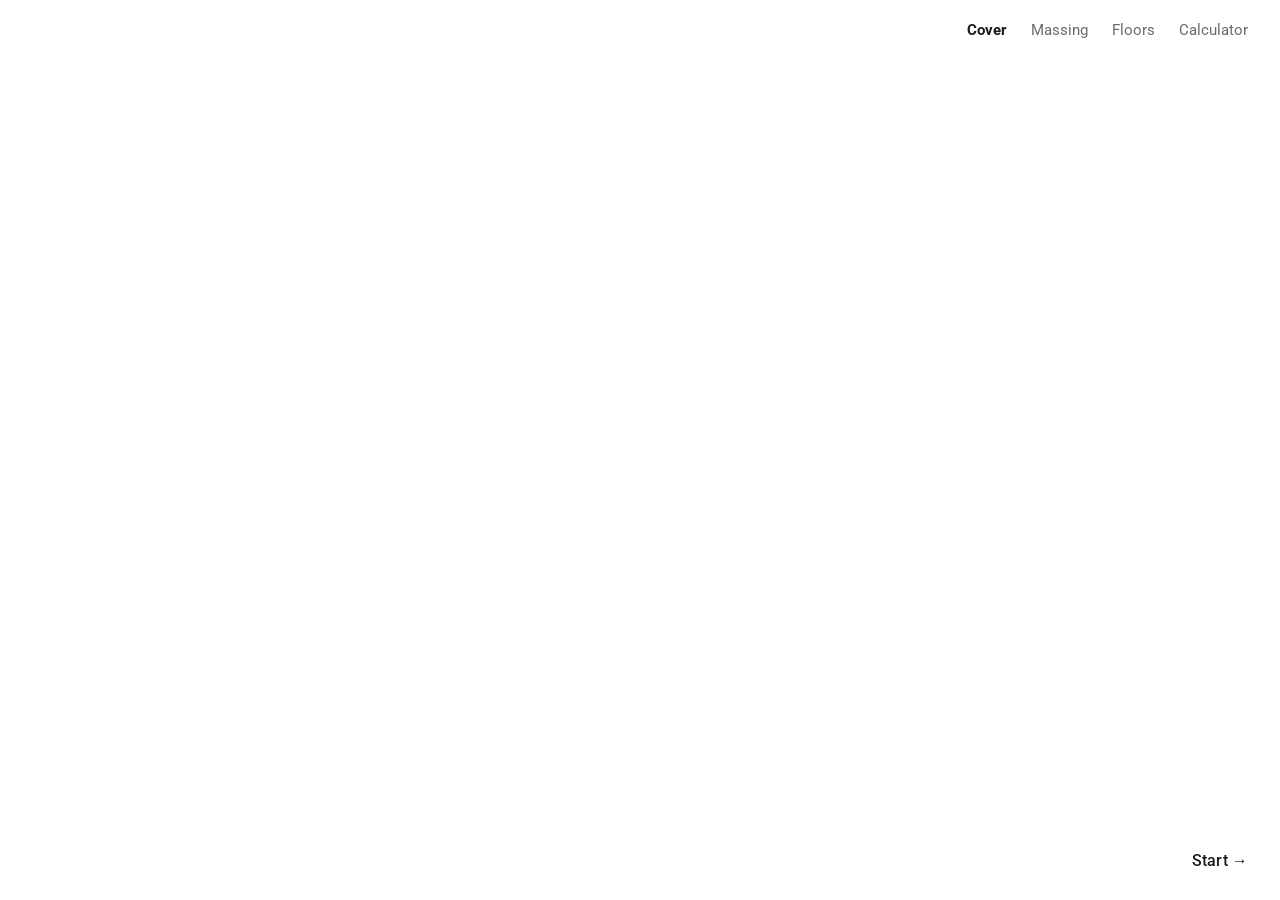
<file: index.html>
<!doctype html>
<html lang="en">
<head>
  <meta charset="utf-8">
  <meta name="viewport" content="width=device-width, initial-scale=1">
  <title>BuildSkin</title>
  <link rel="preconnect" href="https://fonts.googleapis.com">
  <link rel="preconnect" href="https://fonts.gstatic.com" crossorigin>
  <link href="https://fonts.googleapis.com/css2?family=Roboto:wght@300;400;500;700&display=swap" rel="stylesheet">
  <link rel="stylesheet" href="css/style.css">
  <script src="js/file-warning.js"></script>
</head>
<body class="page-cover">
  <!-- COVER: placeholder, to be designed -->
  <nav class="page-nav" id="nav"></nav>
  <main class="cover"></main>
  <a class="cta cover-next" href="massing.html">Start →</a>
  <script type="module">
    import { mountNav } from './js/common.js';
    mountNav(document.getElementById('nav'), 0);
  </script>
</body>
</html>
</file>
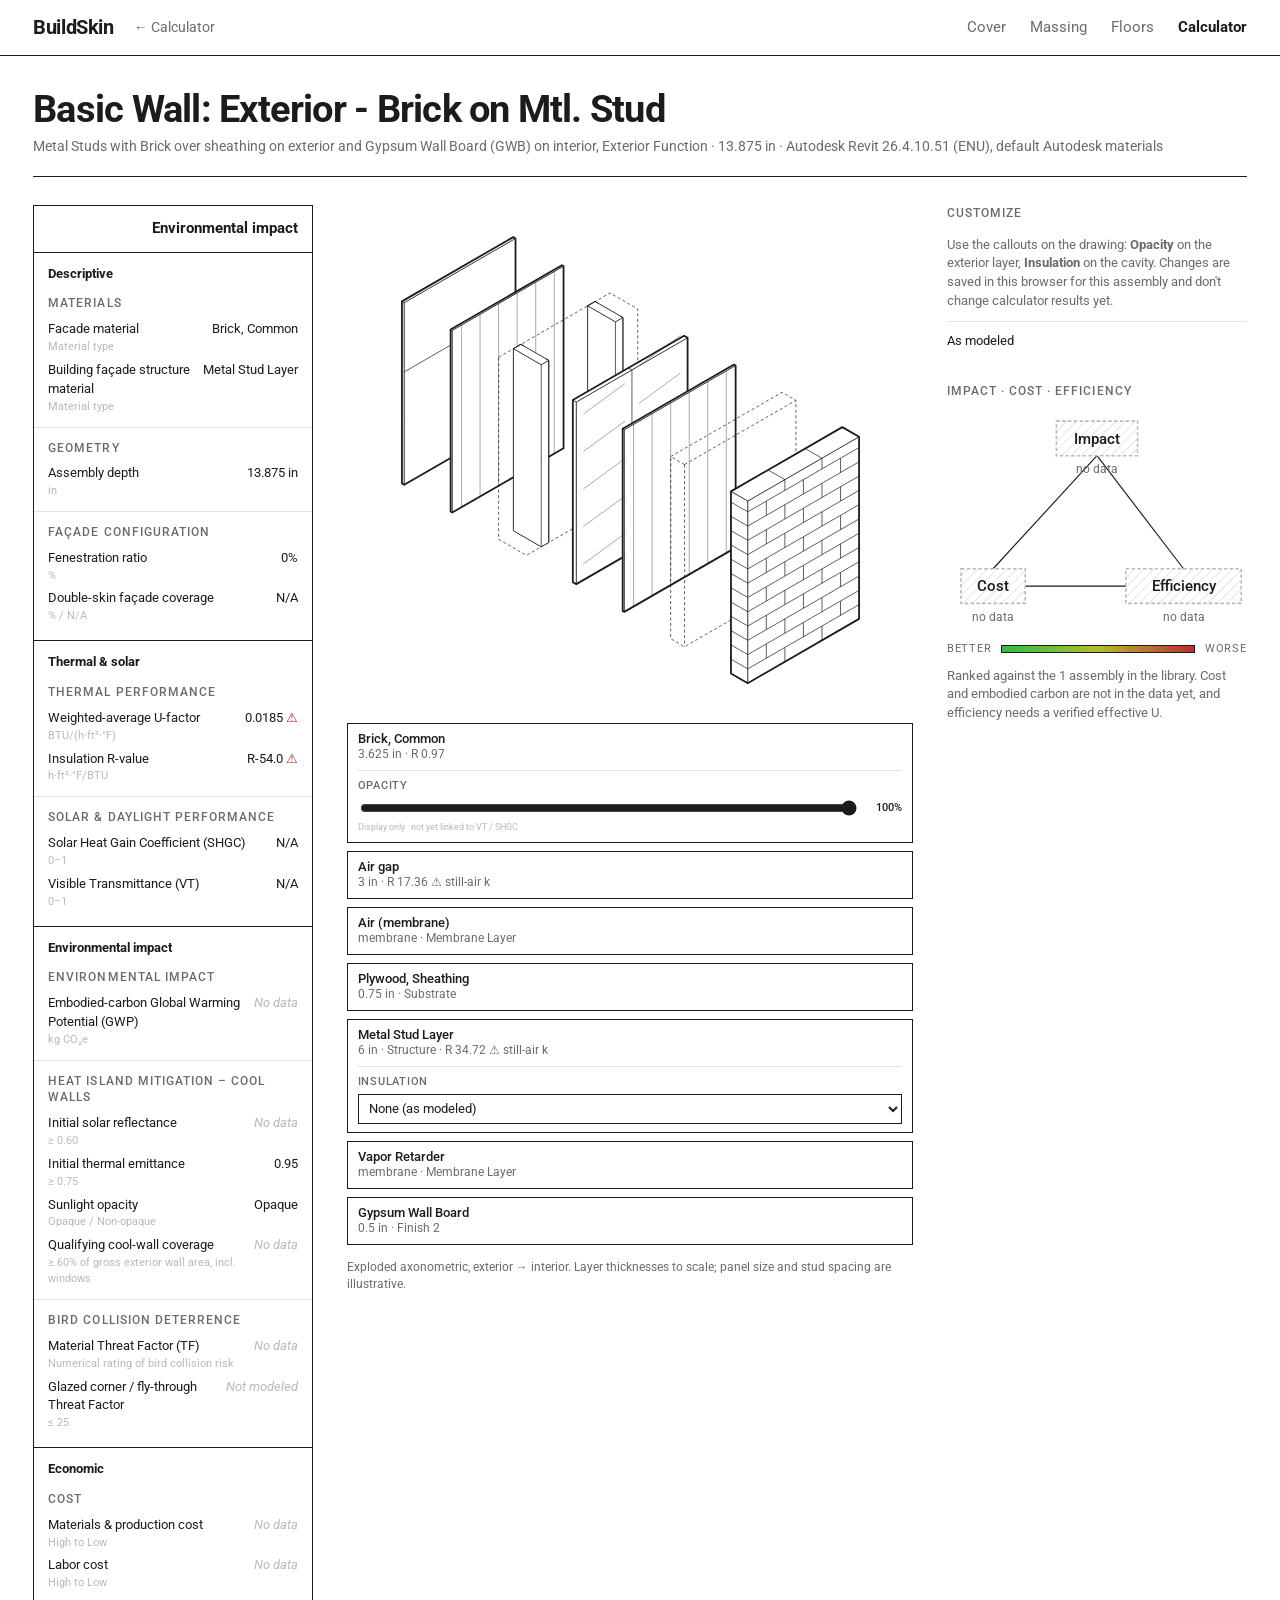
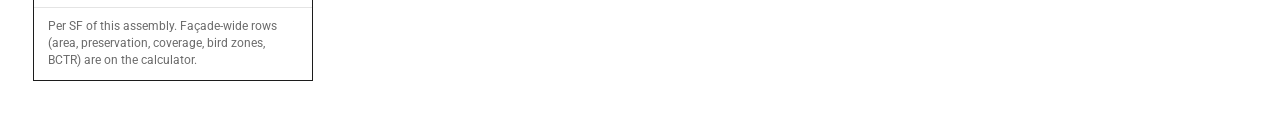
<file: assembly.html>
<!doctype html>
<html lang="en">
<head>
  <meta charset="utf-8">
  <meta name="viewport" content="width=device-width, initial-scale=1">
  <title>BuildSkin · Assembly</title>
  <link rel="preconnect" href="https://fonts.googleapis.com">
  <link rel="preconnect" href="https://fonts.gstatic.com" crossorigin>
  <link href="https://fonts.googleapis.com/css2?family=Roboto:wght@300;400;500;700&display=swap" rel="stylesheet">
  <link rel="stylesheet" href="css/style.css">
  <script src="js/file-warning.js"></script>
</head>
<body class="page-detail">
  <header class="app-head">
    <a class="brand" href="index.html">BuildSkin</a>
    <span class="crumb"><a id="back" href="calculator.html">← Calculator</a></span>
    <nav class="page-nav" id="nav"></nav>
  </header>

  <main class="detail">
    <div class="d-title">
      <h1 class="title" id="aName">Assembly</h1>
      <p class="d-sub" id="aSub"></p>
    </div>

    <aside class="d-impact" id="impact" aria-label="Environmental impact"></aside>

    <section class="d-drawing">
      <div class="axon-wrap" id="axon"></div>
      <p class="d-note">Exploded axonometric, exterior → interior. Layer thicknesses to scale; panel size and stud spacing are illustrative.</p>
    </section>

    <aside class="d-side">
      <section class="side-block">
        <h2 class="label">Customize</h2>
        <div id="custom"></div>
      </section>
      <section class="side-block">
        <h2 class="label">Impact · cost · efficiency</h2>
        <div id="triad"></div>
      </section>
    </aside>
  </main>
  <script type="module" src="js/detail.js"></script>
</body>
</html>
</file>
<file: css/style.css>
/* BuildSkin: clean architectural-diagram style. Roboto, near-black ink on white, hairlines. */
:root {
  --bg: #fff;
  --fg: #1c1c1c;
  --ink: #1c1c1c;
  --muted: #6b6b6b;
  --dim: #b9b9b9;
  --rule: #e4e4e4;
  --tint: #f6f6f6;
  --warn: #b3261e;
  --font: Roboto, 'Helvetica Neue', Arial, sans-serif;
  --gutter: clamp(16px, 2.6vw, 40px);
  --hair: 1px solid var(--fg);
}

* { box-sizing: border-box; }
html, body { margin: 0; background: var(--bg); color: var(--fg); font-family: var(--font); font-size: 15px; line-height: 1.45; -webkit-font-smoothing: antialiased; }
body { min-height: 100vh; }
button { font: inherit; color: inherit; background: none; border: 0; padding: 0; cursor: pointer; }
a { color: inherit; text-decoration: none; }
input, select { font: inherit; color: var(--fg); }
:focus-visible { outline: 2px solid var(--fg); outline-offset: 2px; }

.title { margin: 0; font-weight: 700; line-height: 1.05; letter-spacing: -0.02em; }
.label { margin: 0; font-size: 11.5px; font-weight: 500; letter-spacing: .09em; text-transform: uppercase; color: var(--muted); }
.muted-note { color: var(--muted); }
.todo, .todo-line { color: var(--warn); }
.todo-line { font-size: .9em; margin-bottom: .4em; }
.warn { color: var(--warn); margin: .3em 0; }

.cta { font-size: 16px; font-weight: 500; letter-spacing: .01em; }
.cta:hover { text-decoration: underline; text-underline-offset: .25em; text-decoration-thickness: 1px; }
.cta.disabled { color: var(--dim); pointer-events: none; }
.link { color: var(--muted); font-size: 13px; }
.link:hover { color: var(--fg); text-decoration: underline; text-underline-offset: .25em; }
.btn { display: inline-flex; align-items: center; justify-content: center; height: 38px; padding: 0 18px; border: var(--hair); font-size: 13px; font-weight: 500; letter-spacing: .06em; text-transform: uppercase; }
.btn.primary { background: var(--fg); color: var(--bg); }
.btn:hover { background: var(--fg); color: var(--bg); }
.btn.muted { border-color: var(--dim); color: var(--muted); }
.btn.muted:hover { background: none; color: var(--fg); border-color: var(--fg); }

/* ---------- App header (all pages but the cover) ---------- */
.app-head {
  position: sticky; top: 0; z-index: 5; display: flex; align-items: center; gap: 20px;
  height: 56px; padding: 0 var(--gutter); background: var(--bg); border-bottom: var(--hair);
}
.brand { font-weight: 700; font-size: 20px; letter-spacing: -0.02em; }
.crumb { color: var(--muted); font-size: 14px; white-space: nowrap; overflow: hidden; text-overflow: ellipsis; }
.crumb a:hover { color: var(--fg); text-decoration: underline; text-underline-offset: .25em; }
.page-nav { display: flex; gap: 24px; margin-left: auto; font-size: 15px; }
.page-nav a { color: var(--muted); }
.page-nav a.current { color: var(--fg); font-weight: 700; }
.page-nav a:hover { color: var(--fg); }

/* ---------- 01 Cover ---------- */
.page-cover .page-nav { position: fixed; top: 20px; right: 32px; }
.cover { min-height: 100vh; }
.cover-next { position: fixed; right: 32px; bottom: 28px; }

/* ---------- 03 Calculator: massing-scale work surface ---------- */
.work {
  display: grid; grid-template-columns: minmax(0, 1fr) minmax(300px, 380px); gap: 0 var(--gutter);
  padding: var(--gutter); max-width: 1880px; margin: 0 auto;
}
.stage { min-width: 0; display: flex; flex-direction: column; }
.side { display: flex; flex-direction: column; gap: 36px; min-width: 0; border-left: var(--hair); padding-left: var(--gutter); }
.side-block { display: flex; flex-direction: column; gap: 14px; }

.viewer { position: relative; border: var(--hair); overflow: hidden; background: var(--bg); }
.viewer canvas { position: absolute; inset: 0; width: 100%; height: 100%; display: block; }
.viewer-main { height: clamp(380px, calc(100vh - 56px - 2 * var(--gutter) - 290px), 900px); }
.viewer-main.mode-existing canvas { cursor: crosshair; }
.viewer-mini { position: absolute; right: 14px; bottom: 14px; width: clamp(140px, 20%, 240px); aspect-ratio: 1; z-index: 2; border-color: var(--dim); }
.viewer-tools, .viewer-hint, .viewer-status, .viewer-label, .viewer-empty, .viewer-legend { position: absolute; z-index: 1; font-size: 12px; color: var(--muted); pointer-events: none; }
.viewer-tools { top: 12px; left: 12px; right: 12px; display: flex; flex-wrap: wrap; align-items: center; gap: 10px 18px; pointer-events: none; }
.viewer-tools > * { pointer-events: auto; }
.seg { display: inline-flex; border: var(--hair); background: var(--bg); }
.seg button { height: 30px; padding: 0 12px; font-size: 12px; font-weight: 500; letter-spacing: .04em; color: var(--muted); }
.seg button + button { border-left: var(--hair); }
.seg button:hover { color: var(--fg); }
.seg button.active { background: var(--fg); color: var(--bg); }
.viewer-tools .link { background: var(--bg); padding: 2px 0; }
.viewer-legend { top: 52px; left: 12px; display: flex; gap: 16px; }
.key { display: inline-block; width: 14px; height: 14px; border: var(--hair); vertical-align: -3px; margin-right: 6px; background: var(--bg); }
.key-existing { background:
  linear-gradient(var(--fg), var(--fg)) center / 8px 1.5px no-repeat,
  linear-gradient(var(--fg), var(--fg)) center / 1.5px 8px no-repeat, var(--bg); }
.viewer-hint { bottom: 34px; left: 12px; right: 30%; color: var(--dim); opacity: 0; transition: opacity .2s; }
.viewer:hover > .viewer-hint { opacity: 1; }
.viewer-status { bottom: 12px; left: 12px; right: 30%; color: var(--fg); }
.viewer-label { top: 8px; left: 10px; font-size: 11px; font-weight: 500; letter-spacing: .08em; text-transform: uppercase; }
.viewer-empty { inset: 0; display: grid; place-items: center; padding: 2em; text-align: center; color: var(--fg); font-size: 15px; }
.viewer-empty[hidden] { display: none; }

/* RESULTS / SURFACE / LAYERS / TARGETS */
.panel-tabs { display: flex; gap: 0; margin-top: 20px; border-bottom: var(--hair); }
.panel-tabs button { padding: 8px 16px 9px; font-size: 13px; font-weight: 500; color: var(--muted); border: 1px solid transparent; border-bottom: 0; margin-bottom: -1px; }
.panel-tabs button:hover { color: var(--fg); }
.panel-tabs button.active { color: var(--fg); border-color: var(--fg); background: var(--bg); }
.panel {
  border: var(--hair); border-top: 0; padding: 14px 18px; overflow: auto;
  height: 250px; font-size: 13px; line-height: 1.4; font-variant-numeric: tabular-nums;
}
.panel[hidden] { display: none; }
.data-table { display: flex; flex-direction: column; gap: 10px; }
.dt-group + .dt-group { border-top: 1px solid var(--rule); padding-top: 8px; }
.dt-row { display: grid; grid-template-columns: minmax(0, 1fr) 22% 22%; column-gap: 12px; padding: 1px 0; }
.dt-row > span { white-space: nowrap; overflow: hidden; text-overflow: ellipsis; }
.dt-row > span:not(:first-child) { text-align: right; }
.dt-head { font-size: 11px; font-weight: 500; letter-spacing: .08em; text-transform: uppercase; color: var(--muted); }
.data-table.stale [data-c="1"] { color: var(--dim); }
.panel table { width: 100%; border-collapse: collapse; margin: .4em 0 .8em; }
.panel th { text-align: left; font-weight: 500; font-size: 11px; letter-spacing: .06em; text-transform: uppercase; color: var(--muted); border-bottom: var(--hair); padding: .3em .5em .3em 0; }
.panel td { padding: .35em .5em .35em 0; vertical-align: top; border-bottom: 1px solid var(--rule); }
.panel table.layers td:not(:first-child), .panel table.layers th:not(:first-child) { text-align: right; white-space: nowrap; }
.panel td small { display: block; color: var(--muted); font-size: .85em; }
.panel-title { margin: .2em 0 .3em; font-weight: 700; }
.panel-sub { margin: .3em 0; }
.panel ul.flags { margin: .2em 0 .5em; padding-left: 1.2em; color: var(--muted); }
.target-inputs { display: flex; flex-wrap: wrap; align-items: center; gap: .6em 1.4em; margin: .5em 0; color: var(--muted); font-size: 12px; }
.target-inputs select, .target-inputs input { background: var(--bg); border: 1px solid var(--dim); padding: 3px 6px; }
.target-inputs input { width: 7em; }

/* Selected material mix */
.mix { display: grid; grid-template-columns: repeat(4, 1fr); gap: 12px; }
.mix-sq { position: relative; aspect-ratio: 1; border: 1px solid var(--dim); padding: 0; overflow: hidden; background: var(--bg); }
.mix-sq canvas { display: block; width: 100%; height: 100%; }
.mix-sq:hover { border-color: var(--fg); }
.mix-sq.selected { border: 2.5px solid var(--fg); }
.mix-sq.existing.unused canvas { opacity: .45; }
.mix-sq.empty { border-style: solid; border-color: var(--rule); }
.mix-detail { display: flex; flex-direction: column; gap: 4px; min-height: 64px; }
.mix-name { font-weight: 700; font-size: 16px; line-height: 1.25; }
.mix-meta { color: var(--muted); font-size: 13px; }
.mix-detail .cta { margin-top: 4px; font-size: 14px; }

/* Explore other assemblies */
.tabs { display: flex; flex-wrap: wrap; gap: 8px; }
.tab { height: 30px; padding: 0 12px; border: 1px solid var(--dim); color: var(--muted); font-size: 12px; font-weight: 500; letter-spacing: .06em; }
.tab:hover { color: var(--fg); border-color: var(--fg); }
.tab.active { border-color: var(--fg); color: var(--fg); box-shadow: inset 0 0 0 1px var(--fg); }
.tab.dim { opacity: .4; }
.explore { display: grid; grid-template-columns: repeat(3, 1fr); gap: 12px; }
.explore-empty { grid-column: 1 / -1; color: var(--muted); font-size: 13px; margin: 8px 0; }
.lib-cell { position: relative; aspect-ratio: 1; border: 1px solid var(--rule); padding: 10px 10px 24px; display: grid; place-items: center; color: var(--ink); overflow: hidden; background: var(--bg); }
.lib-cell.empty { border-style: dashed; }
.lib-cell svg { width: 100%; height: 100%; }
button.lib-cell:hover { border-color: var(--fg); }
.lib-cell.selected { border: 2.5px solid var(--fg); }
.lib-cap { position: absolute; left: 8px; right: 8px; bottom: 5px; font-size: 11px; line-height: 1.2; color: var(--muted); white-space: nowrap; overflow: hidden; text-overflow: ellipsis; text-align: left; }
.lib-cell.selected .lib-cap, .lib-cell:hover .lib-cap { color: var(--fg); }

/* pager: a hairline with a tick */
.pager { height: 22px; }
.pager input { -webkit-appearance: none; appearance: none; width: 100%; height: 100%; margin: 0; background: transparent; cursor: pointer; }
.pager input:disabled { cursor: default; opacity: .35; }
.pager input::-webkit-slider-runnable-track { height: 1px; background: var(--fg); }
.pager input::-moz-range-track { height: 1px; background: var(--fg); }
.pager input::-webkit-slider-thumb { -webkit-appearance: none; width: 28px; height: 5px; margin-top: -2px; background: var(--fg); border: 0; }
.pager input::-moz-range-thumb { width: 28px; height: 5px; background: var(--fg); border: 0; border-radius: 0; }

.search { display: flex; align-items: center; gap: 10px; height: 40px; padding: 0 12px; border: var(--hair); }
.search svg { width: 15px; height: 15px; flex: none; fill: none; stroke: var(--fg); stroke-width: 1.5; }
.search input { flex: 1; min-width: 0; border: 0; outline: 0; background: none; font-size: 14px; }
.search:focus-within { box-shadow: inset 0 0 0 1px var(--fg); }

.actions { display: flex; flex-wrap: wrap; gap: 10px; margin-top: auto; padding-top: 8px; }

@media (max-width: 980px) {
  .work { grid-template-columns: 1fr; gap: 32px; }
  .side { border-left: 0; padding-left: 0; border-top: var(--hair); padding-top: 24px; }
  .viewer-main { height: min(78vw, 640px); }
  .panel { height: auto; max-height: 70vh; }
  .crumb { display: none; }
}
@media (max-width: 560px) {
  .page-nav { gap: 14px; font-size: 14px; }
  .viewer-legend { display: none; }
  .viewer-mini { width: 32%; }
  .viewer-status { right: 36%; }
  .panel-tabs button { padding: 8px 10px 9px; }
  .dt-row { grid-template-columns: minmax(0, 1fr) 26% 26%; }
}

/* ---------- Assembly detail scale ---------- */
.detail {
  display: grid; grid-template-columns: minmax(220px, 280px) minmax(0, 1fr) minmax(240px, 300px);
  grid-template-areas: 'title title title' 'impact drawing side';
  gap: 28px var(--gutter); padding: var(--gutter); max-width: 1880px; margin: 0 auto;
}
.d-title { grid-area: title; display: flex; flex-direction: column; gap: 6px; padding-bottom: 20px; border-bottom: var(--hair); }
.d-title .title { font-size: clamp(26px, 3vw, 44px); }
.d-sub { margin: 0; color: var(--muted); font-size: 14px; }
.d-impact { grid-area: impact; border: var(--hair); align-self: start; font-variant-numeric: tabular-nums; }
.i-head { margin: 0; padding: 12px 14px; font-size: 15px; font-weight: 700; border-bottom: var(--hair); text-align: right; }
.i-group { padding: 12px 14px; display: flex; flex-direction: column; gap: 6px; }
.i-group + .i-group { border-top: 1px solid var(--rule); }
.i-group .label { margin-bottom: 2px; }
.i-row { display: flex; justify-content: space-between; align-items: baseline; gap: 12px; font-size: 13px; }
.i-row > span:first-child { color: var(--fg); }
.i-row > span:last-child { text-align: right; white-space: nowrap; }
.i-row small { display: block; color: var(--muted); font-size: 11px; }
.i-row .todo { color: var(--dim); font-style: italic; }
.warn-mark { color: var(--warn); font-weight: 400; }

.d-drawing { grid-area: drawing; min-width: 0; }
.axon-wrap { position: relative; color: var(--ink); min-height: 420px; }
.axon * { vector-effect: non-scaling-stroke; }
.axon-main { display: block; overflow: visible; }
.axon-main .layer { transition: opacity .15s; }
.axon-main .layer.hot polygon[fill="#fff"] { fill: #f1f1f1; }
.leaders { position: absolute; inset: 0; pointer-events: none; overflow: visible; }
.leaders path { fill: none; stroke: var(--fg); stroke-width: 1; }
.leaders circle { fill: var(--fg); }
.callout { position: absolute; padding: 7px 10px 8px; border: var(--hair); background: var(--bg); font-size: 12.5px; line-height: 1.3; }
.callout:hover { box-shadow: inset 0 0 0 1px var(--fg); }
.callout.is-custom { border-style: dashed; }
.c-name { font-weight: 500; }
.c-meta { color: var(--muted); font-size: 11.5px; }
.ctl { display: flex; flex-direction: column; gap: 4px; margin-top: 8px; padding-top: 8px; border-top: 1px solid var(--rule); font-size: 11px; font-weight: 500; letter-spacing: .07em; text-transform: uppercase; color: var(--muted); }
.ctl small { text-transform: none; letter-spacing: 0; font-weight: 400; color: var(--dim); }
.ctl select { text-transform: none; letter-spacing: 0; font-weight: 400; font-size: 13px; height: 30px; border: var(--hair); background: var(--bg); padding: 0 6px; border-radius: 0; }
.range { display: flex; align-items: center; gap: 10px; }
.range input { flex: 1; accent-color: var(--fg); }
.range output { width: 3em; text-align: right; color: var(--fg); letter-spacing: 0; font-variant-numeric: tabular-nums; }
.ctl-row { display: flex; flex-wrap: wrap; gap: 6px 14px; margin-top: 6px; font-size: 12px; color: var(--muted); }
.ctl-row input { width: 5.5em; height: 26px; border: 1px solid var(--dim); padding: 0 6px; font-size: 13px; }
.axon-wrap.stacked { display: flex; flex-direction: column; gap: 8px; }
.axon-wrap.stacked .callout { position: static; }
.d-note { margin: 14px 0 0; color: var(--muted); font-size: 12px; }

.d-side { grid-area: side; display: flex; flex-direction: column; gap: 32px; }
.custom-foot { display: flex; justify-content: space-between; align-items: center; margin-top: 10px; padding-top: 10px; border-top: 1px solid var(--rule); font-size: 13px; }
.d-side .muted-note { font-size: 13px; margin: 0; }
.triad { width: 100%; max-width: 300px; display: block; }
.triad .edge { fill: none; stroke: var(--fg); stroke-width: 1; }
.triad .node rect { stroke: var(--fg); stroke-width: 1.4; }
.triad text { font: 500 13px var(--font); fill: var(--fg); }
.triad .node:not(.none) text:first-of-type { fill: #fff; }
.triad .node.none rect { stroke: var(--dim); stroke-dasharray: 3 2; }
.triad text.nd { font-size: 10.5px; font-weight: 400; fill: var(--muted); }
.scale { display: flex; align-items: center; gap: 10px; font-size: 11px; color: var(--muted); text-transform: uppercase; letter-spacing: .07em; margin: 8px 0 10px; }
.scale i { flex: 1; height: 8px; border: 1px solid var(--fg); background: linear-gradient(90deg, hsl(130 62% 46%), hsl(65 62% 46%), hsl(0 62% 46%)); }

@media (max-width: 1180px) {
  .detail { grid-template-columns: minmax(0, 1fr) minmax(240px, 300px); grid-template-areas: 'title title' 'drawing drawing' 'impact side'; }
}
@media (max-width: 640px) {
  .detail { grid-template-columns: 1fr; grid-template-areas: 'title' 'drawing' 'impact' 'side'; }
}

/* ---------- 02 Massing ---------- */
.frame { max-width: 1600px; margin: 0 auto; padding: 32px var(--gutter) 120px; }
.m-title { font-size: clamp(32px, 3.4vw, 56px); margin-bottom: 32px; }
.dropzone {
  display: flex; flex-direction: column; align-items: center; justify-content: center; gap: 10px;
  min-height: 170px; border: 1px dashed var(--muted); cursor: pointer; text-align: center; padding: 24px;
  font-size: clamp(15px, 1.2vw, 20px); font-weight: 500; color: var(--muted); transition: color .15s, border-color .15s;
}
.dropzone small { font-size: 12.5px; font-weight: 400; color: var(--dim); max-width: 46ch; }
.dropzone:hover, .dropzone.over { color: var(--fg); border-color: var(--fg); }
.m-split { display: grid; grid-template-columns: 1fr 1fr; gap: 0 max(32px, 4vw); border-top: var(--hair); padding-top: 28px; }
.m-col { min-width: 0; }
.m-col + .m-col { border-left: var(--hair); padding-left: max(32px, 4vw); }
.m-col-head { margin: 0 0 24px; font-weight: 700; font-size: clamp(17px, 1.3vw, 22px); letter-spacing: -0.01em; }
.m-col-head .num { display: inline-block; min-width: 2em; font-weight: 400; color: var(--muted); font-variant-numeric: tabular-nums; }
.massing-grid { display: grid; grid-template-columns: repeat(auto-fill, minmax(220px, 1fr)); gap: 28px; }
.m-col .dropzone { min-height: 360px; margin-bottom: 32px; }
@media (max-width: 820px) {
  .m-split { grid-template-columns: 1fr; gap: 48px; }
  .m-col + .m-col { border-left: 0; padding-left: 0; border-top: var(--hair); padding-top: 32px; }
  .m-col .dropzone { min-height: 200px; }
}
.m-card { border: 1px solid var(--rule); padding: 14px; cursor: pointer; display: flex; flex-direction: column; gap: 8px; outline: none; background: var(--bg); }
.m-card:hover, .m-card:focus-visible { border-color: var(--fg); }
.m-card.selected { border: 2.5px solid var(--fg); padding: 12.5px; }
.m-thumb { aspect-ratio: 1; display: grid; place-items: center; overflow: hidden; }
.m-thumb img { width: 100%; height: 100%; object-fit: contain; display: block; }
.m-loading { font-size: 12px; color: var(--dim); letter-spacing: .06em; }
.m-name { font-size: 18px; font-weight: 700; margin-top: 4px; overflow-wrap: anywhere; letter-spacing: -0.01em; }
.m-stats { font-size: 12px; color: var(--muted); letter-spacing: .04em; min-height: 1.3em; }
.m-opts { display: flex; align-items: center; gap: 14px; font-size: 11.5px; font-weight: 500; letter-spacing: .06em; color: var(--muted); flex-wrap: wrap; }
.m-opts select { background: var(--bg); border: 1px solid var(--dim); padding: 2px 4px; font-weight: 400; }
.m-del { margin-left: auto; color: var(--muted); font-size: 12px; }
.m-del:hover { color: var(--fg); }
.m-src { margin-left: auto; color: var(--dim); }
.m-foot {
  position: fixed; left: 0; right: 0; bottom: 0; display: flex; justify-content: space-between; align-items: center; gap: 16px;
  padding: 16px var(--gutter); background: var(--bg); border-top: var(--hair); font-size: 13px; color: var(--muted); letter-spacing: .04em;
}

/* Shown when a page is opened as file:// or the massing library can't load */
.file-warning { position: relative; z-index: 10; padding: 14px 20px; border-bottom: 2px solid var(--warn); color: var(--warn); background: var(--bg); font-size: 15px; line-height: 1.5; }
.m-empty { grid-column: 1 / -1; color: var(--warn); font-size: 14px; line-height: 1.5; }

/* ---------- Characteristics tables (results + detail impact) ---------- */
.dt-title { margin: 0; font-weight: 700; font-size: 14px; color: var(--fg); }
.dt-section { display: flex; flex-direction: column; gap: 10px; }
.dt-section[hidden] { display: none; }
.data-table .dt-head { position: sticky; top: -14px; z-index: 1; background: var(--bg); padding: 4px 0 6px; margin-top: -4px; }
.dt-cat { font-size: 11px; font-weight: 500; letter-spacing: .08em; text-transform: uppercase; color: var(--muted); margin-bottom: 2px; }
.dt-group { display: flex; flex-direction: column; gap: 3px; }
.dt-group + .dt-group { border-top: 1px solid var(--rule); padding-top: 8px; }
.dt-row > span:first-child { white-space: normal; }
.dt-row small { display: block; color: var(--dim); font-size: 11px; line-height: 1.25; }
.dt-row .nodata { color: var(--dim); font-style: italic; }
.i-section { padding-bottom: 4px; }
.i-section + .i-section { border-top: var(--hair); }
.i-section > .dt-title { padding: 12px 14px 0; font-size: 13px; }
.i-row small { color: var(--dim); }
.i-custom { padding-left: 10px; border-left: 2px solid var(--fg); }
.i-foot { margin: 0; padding: 10px 14px 12px; border-top: 1px solid var(--rule); font-size: 11.5px; }

/* ---------- 03 Floors ---------- */
.f-split { display: grid; grid-template-columns: minmax(0, 1fr) minmax(0, 1fr); gap: 0 max(32px, 4vw); border-top: var(--hair); padding-top: 28px; }
.f-section { border-left: var(--hair); padding-left: max(32px, 4vw); min-width: 0; }
.f-gap { margin-top: 48px; }
.f-row { display: flex; flex-wrap: wrap; align-items: flex-end; gap: 20px 32px; }
.f-field { display: flex; flex-direction: column; gap: 8px; font-size: 11.5px; font-weight: 500; letter-spacing: .08em; color: var(--muted); }
.f-field input { width: 7em; height: 38px; border: var(--hair); padding: 0 10px; font-size: 16px; letter-spacing: 0; background: var(--bg); border-radius: 0; font-variant-numeric: tabular-nums; }
.f-unit { display: inline-flex; align-items: center; gap: 8px; }
.f-step { display: inline-flex; }
.f-step input { width: 5em; text-align: center; border-left: 0; border-right: 0; -moz-appearance: textfield; }
.f-step input::-webkit-inner-spin-button { -webkit-appearance: none; }
.f-step .btn { width: 38px; padding: 0; font-size: 18px; border-color: var(--fg); color: var(--fg); }
.f-note { margin: 18px 0 6px; font-size: 13px; color: var(--muted); }
.f-note.warn { color: var(--warn); }
.f-note:empty { display: none; }
.f-sub { margin: 32px 0 14px; font-size: 11.5px; font-weight: 500; letter-spacing: .09em; color: var(--muted); }
.f-section-head { display: flex; justify-content: space-between; align-items: baseline; gap: 12px; }
.f-total { font-size: 13px; color: var(--muted); letter-spacing: .04em; }
/* volumes toggle */
.f-vols { display: flex; flex-direction: column; gap: 14px; margin-bottom: 36px; padding-bottom: 24px; border-bottom: 1px solid var(--rule); }
.f-vols[hidden], .f-vols .tabs[hidden] { display: none; }
.f-check { display: inline-flex; align-items: center; gap: 10px; font-size: 14px; font-weight: 500; cursor: pointer; }
.f-check input { width: 16px; height: 16px; margin: 0; accent-color: var(--fg); }
.f-check small { color: var(--muted); font-weight: 400; font-size: 13px; }
.f-of { color: var(--muted); font-weight: 400; }
/* custom floor rows */
.f-rows { display: flex; flex-direction: column; gap: 14px; }
.f-crow { display: flex; flex-wrap: wrap; align-items: flex-end; gap: 12px 32px; }
.f-crow .link { height: 38px; }
.f-crow.new .f-field input { border-style: dashed; }
.f-hint { height: 38px; display: inline-flex; align-items: center; font-size: 12px; color: var(--dim); }
/* elevations */
.f-elevs { display: grid; grid-template-columns: repeat(2, minmax(0, 1fr)); gap: 28px 24px; align-items: end; }
.f-elev { margin: 0; display: flex; flex-direction: column; gap: 8px; min-width: 0; }
.f-elev img { display: block; max-width: 100%; height: auto; }
.f-elev figcaption { font-size: 11.5px; font-weight: 500; letter-spacing: .09em; text-transform: uppercase; color: var(--muted); border-top: 1px solid var(--rule); padding-top: 6px; }
@media (max-width: 820px) {
  .f-split { grid-template-columns: 1fr; gap: 48px; }
  .f-section { border-left: 0; padding-left: 0; border-top: var(--hair); padding-top: 32px; }
}
.key-floor { border: 0; background: repeating-linear-gradient(to bottom, transparent 0 4px, #8a8a8a 4px 5px); }
.viewer-legend a { pointer-events: auto; font-size: 12px; text-decoration: underline; text-underline-offset: .2em; }
#floorKey[hidden] { display: none; }
</file>
